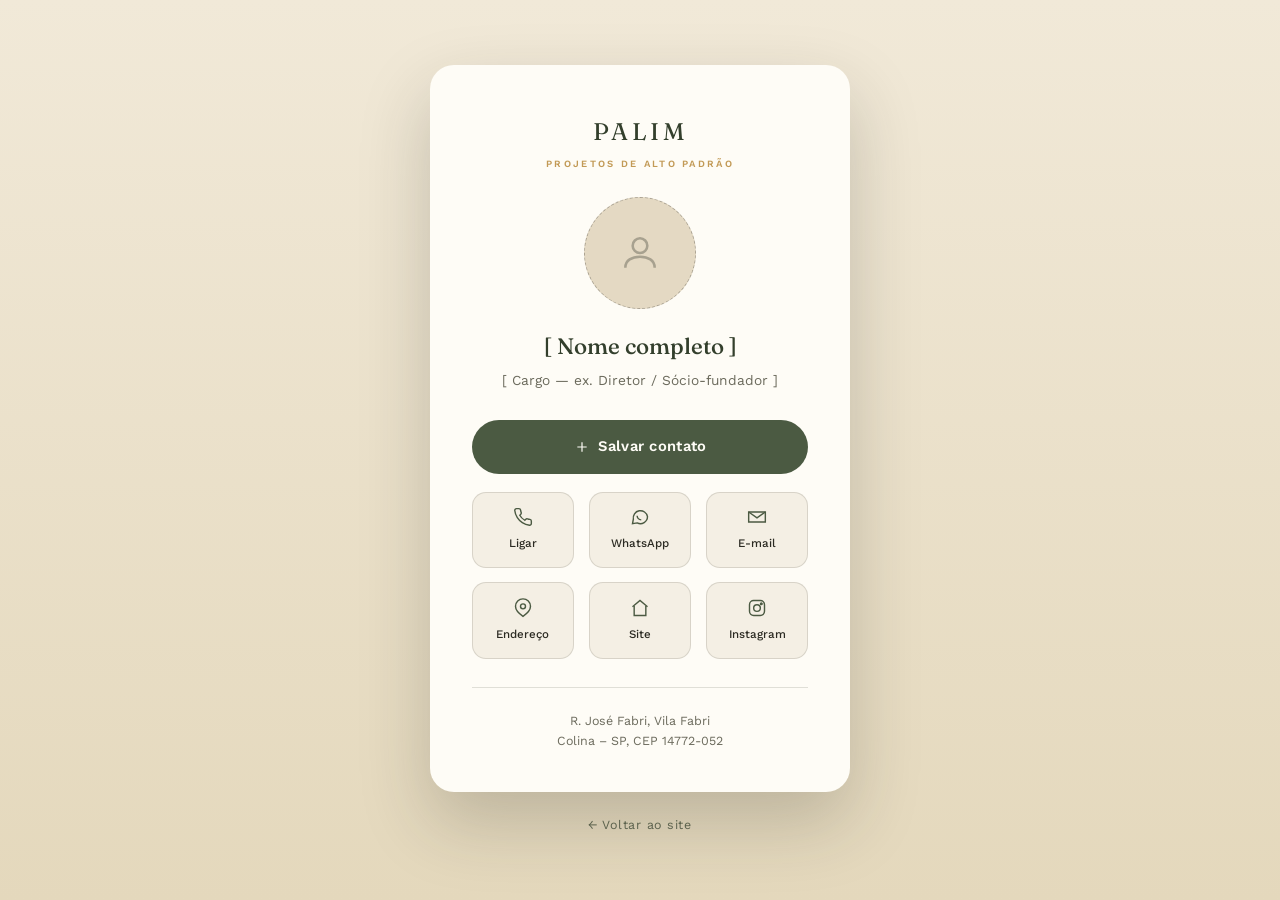
<file: cartao.html>
<!DOCTYPE html>
<html lang="pt-BR">
<head>
<meta charset="UTF-8">
<meta name="viewport" content="width=device-width, initial-scale=1.0">
<title>PALIM — Cartão de Visita Digital</title>
<meta name="description" content="Cartão de visita digital PALM Projetos de Alto Padrão. Salve o contato, ligue, chame no WhatsApp ou veja a localização.">
<meta name="theme-color" content="#4B5A42">
<link rel="preconnect" href="https://fonts.googleapis.com">
<link rel="preconnect" href="https://fonts.gstatic.com" crossorigin>
<link href="https://fonts.googleapis.com/css2?family=Fraunces:ital,opsz,wght@0,9..144,300;0,9..144,400;0,9..144,500;0,9..144,600;1,9..144,400;1,9..144,500&family=Work+Sans:wght@300;400;500;600&display=swap" rel="stylesheet">
<link rel="stylesheet" href="css/cartao.css">
</head>
<body>

  <!-- =========================================================
       CARTÃO DE VISITA DIGITAL
       -----------------------------------------------------------
       Pensado para ser aberto no celular (link direto ou QR Code).
       Para trocar a foto de perfil, salve o arquivo em
       assets/perfil.jpg — recorte QUADRADO (1:1), mínimo 500x500px,
       rosto centralizado, e troque o .foto-placeholder abaixo pela
       tag <img> comentada dentro dela.

       Para editar os dados salvos no "Adicionar aos contatos",
       ajuste as constantes no topo do arquivo js/cartao.js —
       elas alimentam o botão de download do cartão (.vcf).
       ========================================================= -->

  <main class="cartao">

    <div class="cartao-card">

      <div class="cartao-topo">
        <span class="cartao-marca">PALIM</span>
        <span class="cartao-marca-sub">Projetos de Alto Padrão</span>
      </div>

      <!-- Foto de perfil — troque pelo <img src="assets/perfil.jpg" alt="[ Nome ]"> quando tiver a foto (recorte 1:1) -->
      <div class="foto-placeholder" id="foto-perfil">
        <svg viewBox="0 0 24 24" fill="none" stroke="currentColor" stroke-width="1.4"><circle cx="12" cy="8" r="4"/><path d="M4 20c0-4 3.6-6 8-6s8 2 8 6"/></svg>
      </div>

      <h1 class="cartao-nome">[ Nome completo ]</h1>
      <p class="cartao-cargo">[ Cargo — ex. Diretor / Sócio-fundador ]</p>

      <div class="cartao-acoes">
        <a class="acao-btn" id="btn-salvar-contato" href="#">
          <svg viewBox="0 0 24 24" fill="none" stroke="currentColor" stroke-width="1.8"><path d="M12 5v14M5 12h14"/></svg>
          Salvar contato
        </a>

        <div class="acao-grid">
          <a class="acao-item" href="tel:+5517999999999">
            <svg viewBox="0 0 24 24" fill="none" stroke="currentColor" stroke-width="1.7"><path d="M22 16.92v3a2 2 0 0 1-2.18 2 19.79 19.79 0 0 1-8.63-3.07 19.5 19.5 0 0 1-6-6 19.79 19.79 0 0 1-3.07-8.67A2 2 0 0 1 4.11 2h3a2 2 0 0 1 2 1.72c.13.96.36 1.9.7 2.81a2 2 0 0 1-.45 2.11L8.09 9.91a16 16 0 0 0 6 6l1.27-1.27a2 2 0 0 1 2.11-.45c.9.34 1.85.57 2.81.7A2 2 0 0 1 22 16.92z"/></svg>
            <span>Ligar</span>
          </a>
          <a class="acao-item" href="https://wa.me/5517999999999" target="_blank" rel="noopener">
            <svg viewBox="0 0 24 24" fill="none" stroke="currentColor" stroke-width="1.7"><path d="M21 11.5a8.5 8.5 0 0 1-12.36 7.56L3 20l1.03-5.4A8.5 8.5 0 1 1 21 11.5z"/><path d="M8.5 10.5c.3 2.4 2.6 4.7 5 5"/></svg>
            <span>WhatsApp</span>
          </a>
          <a class="acao-item" href="mailto:contato@palm.com.br">
            <svg viewBox="0 0 24 24" fill="none" stroke="currentColor" stroke-width="1.7"><path d="M2 6h20v12H2z"/><path d="m2 6 10 7 10-7"/></svg>
            <span>E-mail</span>
          </a>
          <a class="acao-item" href="https://www.google.com/maps?q=R.+Jos%C3%A9+Fabri,+Vila+Fabri,+Colina+-+SP,+14772-052" target="_blank" rel="noopener">
            <svg viewBox="0 0 24 24" fill="none" stroke="currentColor" stroke-width="1.7"><path d="M21 10c0 6-9 12-9 12s-9-6-9-12a9 9 0 0 1 18 0z"/><circle cx="12" cy="10" r="3"/></svg>
            <span>Endereço</span>
          </a>
          <a class="acao-item" href="index.html">
            <svg viewBox="0 0 24 24" fill="none" stroke="currentColor" stroke-width="1.7"><path d="M3 10.5 12 3l9 7.5"/><path d="M5 9.5V21h14V9.5"/></svg>
            <span>Site</span>
          </a>
          <a class="acao-item" href="https://instagram.com/" target="_blank" rel="noopener">
            <svg viewBox="0 0 24 24" fill="none" stroke="currentColor" stroke-width="1.7"><rect x="3" y="3" width="18" height="18" rx="5"/><circle cx="12" cy="12" r="4"/><circle cx="17.2" cy="6.8" r="1"/></svg>
            <span>Instagram</span>
          </a>
        </div>
      </div>

      <div class="cartao-endereco">
        <p>R. José Fabri, Vila Fabri<br>Colina – SP, CEP 14772-052</p>
      </div>

    </div>

    <a href="index.html" class="cartao-voltar">← Voltar ao site</a>
  </main>

<script src="js/cartao.js"></script>
</body>
</html>
</file>
<file: css/cartao.css>
/* ==================================================================
   PALM — Cartão de Visita Digital (cartao.html)
   Paleta reaproveitada dos mesmos tokens de css/style.css, para que
   as duas páginas fiquem sempre visualmente consistentes.
   ================================================================== */

:root{
  --verde-porta: #4B5A42;
  --verde-escuro: #333F2C;
  --creme: #F4EFE4;
  --areia: #E4D9C3;
  --dourado: #C29A56;
  --dourado-suave: #E4C98C;
  --texto: #2B2A22;
  --texto-suave: #6b6a5c;
  --branco: #FEFCF6;
  --linha: rgba(43,42,34,0.14);

  --serif: 'Fraunces', Georgia, serif;
  --sans: 'Work Sans', -apple-system, BlinkMacSystemFont, sans-serif;
  --easing: cubic-bezier(.6,.05,.28,1);
}

*{ box-sizing:border-box; }

body{
  margin:0;
  min-height:100vh;
  background:linear-gradient(180deg, #F1E9D8, #E4D8BC);
  color:var(--texto);
  font-family:var(--sans);
  line-height:1.6;
  -webkit-font-smoothing:antialiased;
  display:flex;
  align-items:center;
  justify-content:center;
  padding:6vh 5vw;
}

h1{ font-family:var(--serif); font-weight:500; margin:0; color:var(--verde-escuro); }
p{ margin:0; }
a{ color:inherit; text-decoration:none; }
svg{ display:block; }

/* ---------- layout geral ---------- */
.cartao{
  width:100%;
  display:flex;
  flex-direction:column;
  align-items:center;
  gap:1.4rem;
}

/* ---------- cartão principal ---------- */
.cartao-card{
  width:100%;
  max-width:380px;
  background:var(--branco);
  border-radius:24px;
  padding:2.4rem 1.9rem 2.2rem;
  box-shadow:0 30px 70px rgba(43,42,34,.22);
  text-align:center;
  display:flex;
  flex-direction:column;
  align-items:center;
}

.cartao-topo{ display:flex; flex-direction:column; gap:.3rem; margin-bottom:1.6rem; }
.cartao-marca{
  font-family:var(--serif); font-size:1.5rem; letter-spacing:.14em; color:var(--verde-escuro);
}
.cartao-marca-sub{
  font-size:.6rem; letter-spacing:.24em; text-transform:uppercase; color:var(--dourado); font-weight:600;
}

/* ---------- foto de perfil ---------- */
.foto-placeholder{
  width:112px; height:112px; border-radius:50%;
  background:var(--areia);
  border:1px dashed rgba(43,42,34,.3);
  display:flex; align-items:center; justify-content:center;
  color:var(--texto-suave);
  margin-bottom:1.2rem;
  overflow:hidden;
}
.foto-placeholder svg{ width:44px; height:44px; opacity:.5; }
.foto-placeholder img{ width:100%; height:100%; object-fit:cover; }

.cartao-nome{ font-size:1.4rem; margin-bottom:.3rem; }
.cartao-cargo{ font-size:.86rem; color:var(--texto-suave); margin-bottom:1.8rem; }

/* ---------- ações ---------- */
.cartao-acoes{ width:100%; display:flex; flex-direction:column; gap:1.1rem; }

.acao-btn{
  display:flex; align-items:center; justify-content:center; gap:.55rem;
  background:var(--verde-porta); color:var(--branco);
  padding:.95rem 1.4rem; border-radius:100px;
  font-size:.92rem; font-weight:600; letter-spacing:.02em;
  transition:background .3s var(--easing), transform .3s var(--easing);
}
.acao-btn:hover{ background:var(--verde-escuro); transform:translateY(-2px); }
.acao-btn svg{ width:16px; height:16px; }

.acao-grid{
  display:grid; grid-template-columns:repeat(3,1fr); gap:.7rem;
}
.acao-item{
  display:flex; flex-direction:column; align-items:center; gap:.45rem;
  padding:.9rem .4rem; border-radius:14px; background:var(--creme);
  border:1px solid var(--linha);
  font-size:.72rem; color:var(--texto); font-weight:500;
  transition:background .3s var(--easing), transform .3s var(--easing), border-color .3s var(--easing);
}
.acao-item:hover{ background:var(--branco); border-color:var(--dourado); transform:translateY(-2px); }
.acao-item svg{ width:20px; height:20px; color:var(--verde-porta); }

.cartao-endereco{
  margin-top:1.8rem; padding-top:1.4rem; border-top:1px solid var(--linha);
  width:100%; font-size:.78rem; color:var(--texto-suave);
}

.cartao-voltar{
  font-size:.78rem; letter-spacing:.06em; color:var(--verde-escuro); opacity:.75;
  transition:opacity .3s;
}
.cartao-voltar:hover{ opacity:1; }

/* ---------- responsividade ---------- */

/* telas bem pequenas — reduz respiro e ajusta grid de ações para 2 colunas */
@media (max-width:360px){
  .cartao-card{ padding:2rem 1.3rem 1.9rem; border-radius:20px; }
  .acao-grid{ grid-template-columns:repeat(2,1fr); }
  .foto-placeholder{ width:96px; height:96px; }
}

/* telas maiores (tablet/desktop) — cartão um pouco mais largo e respirando melhor,
   já que também pode ser aberto num computador, não só via QR Code no celular */
@media (min-width:640px){
  .cartao-card{ max-width:420px; padding:3rem 2.6rem 2.6rem; }
  .acao-grid{ gap:.9rem; }
}

/* modo touch — garante área de toque confortável nos botões */
@media (hover:none){
  .acao-btn, .acao-item{ padding-top:1rem; padding-bottom:1rem; }
}

@media (prefers-reduced-motion: reduce){
  .acao-btn, .acao-item, .cartao-voltar{ transition:none; }
}
</file>
